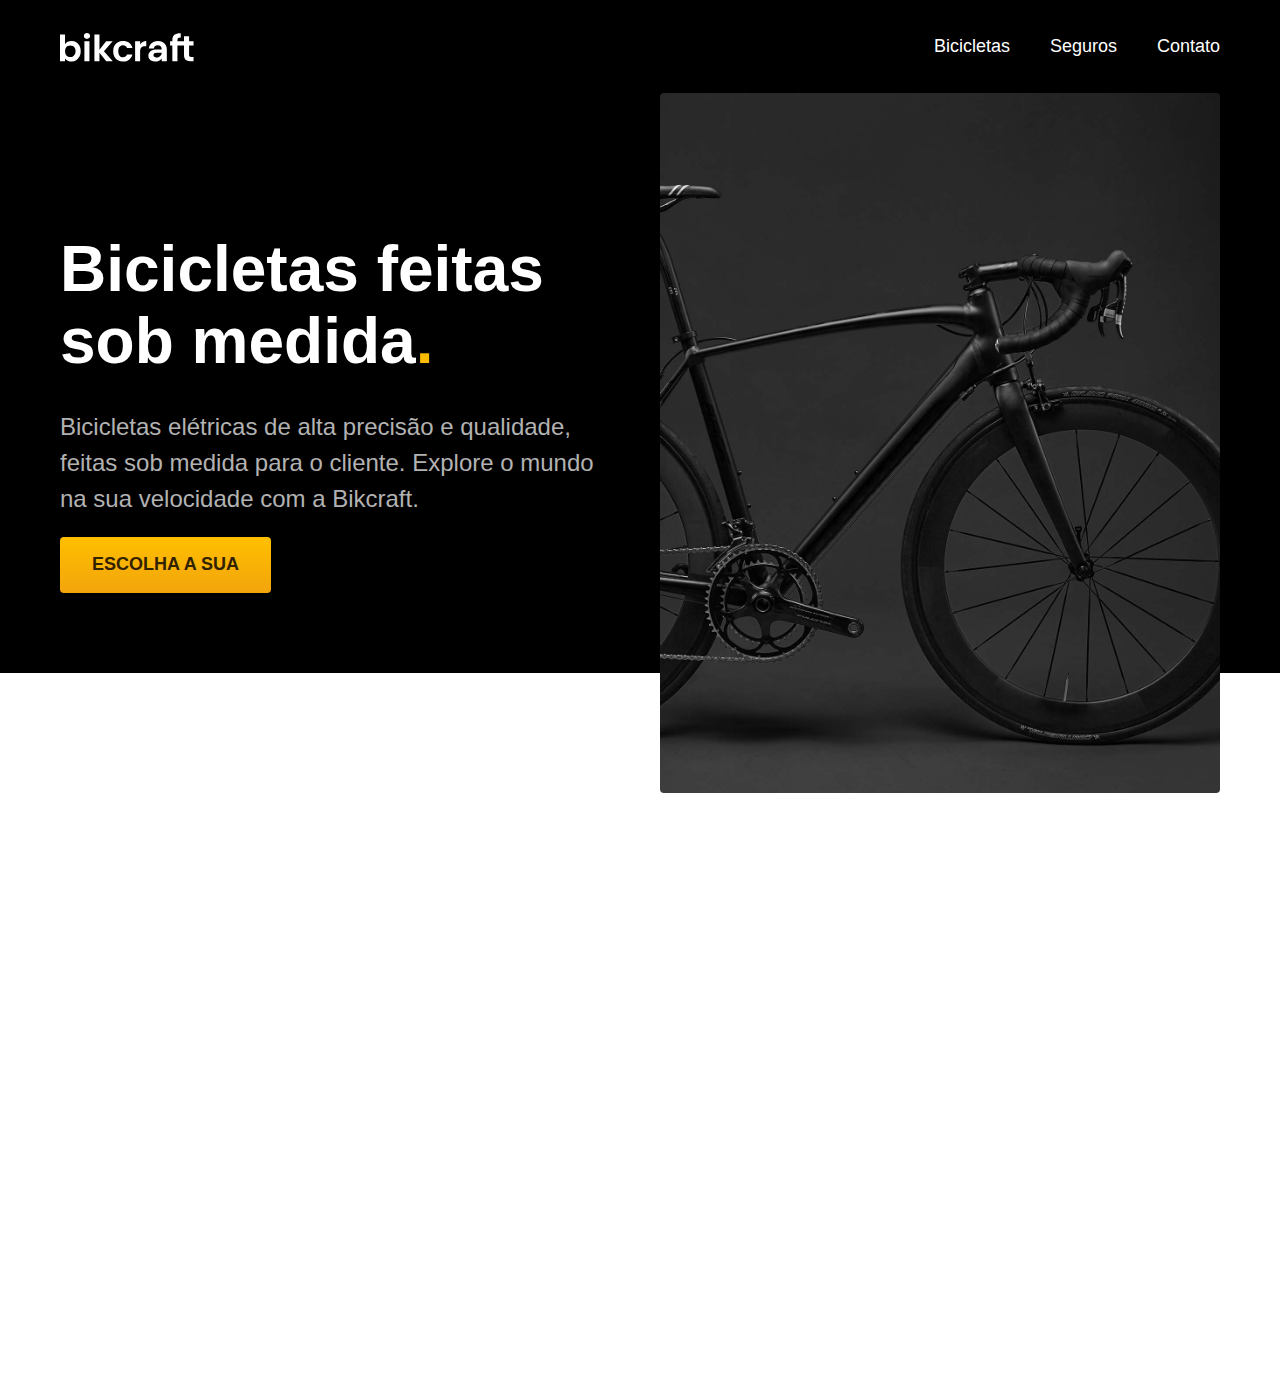
<file: bikcraft/index.html>
<!DOCTYPE html>
<html lang="pt-br">

<head>
  <meta charset="UTF-8">
  <meta name="viewport" content="width=device-width, initial-scale=1.0">
  <title>Bikcraft - Bicicletas Elétricas</title>
  <meta name="description" content="Bicicletas elétricas de alta precisão e qualidade, feitas sob medida para o cliente. Explore o mundo na sua velocidade com a Bikcraft.">
  <link rel="stylesheet" href="./css/style.css">
</head>

<body>
  <header class="header-bg">
    <div class="header">
      <a href="./">
        <img src="./img/bikcraft.svg" alt="Bikcraft">
      </a>
      <nav aria-label="primaria">
        <ul class="header-menu">
          <li><a href="./bicicletas.html">Bicicletas</a></li>
          <li><a href="./seguros.html">Seguros</a></li>
          <li><a href="./contato.html">Contato</a></li>
        </ul>
      </nav>
    </div>
  </header>

  <main class="introducao-bg">
    <div class="introducao">
      <div class="introducao-conteudo">
        <h1>Bicicletas feitas sob medida<span>.</span></h1>
        <p>
          Bicicletas elétricas de alta precisão e qualidade,  feitas sob medida para o cliente. Explore o mundo na sua velocidade com a Bikcraft.
        </p>
        <a href="./bicicletas">Escolha a sua</a>
      </div>
      <div>
        <img src="./img/fotos/introducao.jpg" alt="bicicleta eletrica preta">
      </div>
    </div>
  </main>




</body>

</html>
</file>
<file: bikcraft/css/style.css>
body{
  margin: 0px;
  font-family: Arial, Helvetica, sans-serif;
  padding-bottom: 600px;
}

h1, ul, p{
  margin: 0px;
}

a{
  text-decoration: none;
  color: inherit;
}

img{
  max-width: 100%;
  display: block;
}

ul{
  padding: 0px;
  list-style: none;
}

.header-bg{
  background-color: #000000;
}

.header{
  display: flex;
  flex-wrap: wrap;
  gap: 20px;
  justify-content: space-between;
  align-items: center;
  box-sizing: border-box;
  padding: 20px;
  max-width: 1200px;
  margin-left: auto;
  margin-right: auto;
}

.header-menu{
  display: flex;
  flex-wrap: wrap;
  gap: 40px;
}

.header-menu a{
  color: #ffffff;
  padding: 16px 0;
  display: inline-block;
  font-size: 18px;
  position: relative;
}

.header-menu a::after{
  content: "";
  display: block; 
  height: 2px;
  width: 0%;
  background: #ffffff;
  margin-top: 4px;
  transition: 0.3s;
  position: absolute;
}

.header-menu a:hover::after{
  width: 100%;
}

@media(max-width: 800px){
  .header-menu{
    gap: 20px;
  }
  .header-menu a{
    background: #111111;
    padding: 12px 16px;
    border-radius: 4px;
  }
  .header-menu a:hover{
    background-color: #2E2E2E;
  }
  .header-menu a::after{
    display: none;
  }
}

@media(max-width: 600px){
  .header-menu{
    gap: 12px;
  }
  .header-menu a{
    padding: 8px 12px;
    font-size: 14px;
  }
}

.introducao-bg{
  background: #000000;
  color: #ffffff;
  box-shadow: inset 0 -120px #FFFFFF;
}

.introducao{
  max-width: 1200px;
  box-sizing: border-box;
  padding-left: 20px;
  padding-right: 20px;
  margin-left: auto;
  margin-right: auto;
  place-self: end;
  display: grid;
  grid-template-columns: 1fr 1fr;
  gap: 0px 40px;
}

.introducao-conteudo{
  align-self: end;
  padding-bottom: 200px;
}

.introducao img{
  height: 100%;
  object-fit: cover;
  border-radius: 4px;
}

.introducao h1{
  margin-bottom: 32px;
  font-size: 64px;
  line-height: 1.125;
}

.introducao h1 span{
  color: #ffbb00;
}

.introducao p{
  margin-bottom: 20px;
  font-size: 24px;
  line-height: 1.5;
  color: #b2b2b2;
}

.introducao a{
  display: inline-block;
  padding: 16px 32px;
  background: linear-gradient(#ffbf00, #f2a50c);
  border-radius: 4px;
  color: black;
  box-shadow: 0 1px 2px 0 rgba(0,0,0,0.1);
  text-transform: uppercase;
  color: #332200;
  font-size: 18px;
  line-height: 1.33;
  font-weight: bold;
}

.introducao a:hover{
  background: linear-gradient(#ffb60d, #e59317);
}
</file>
